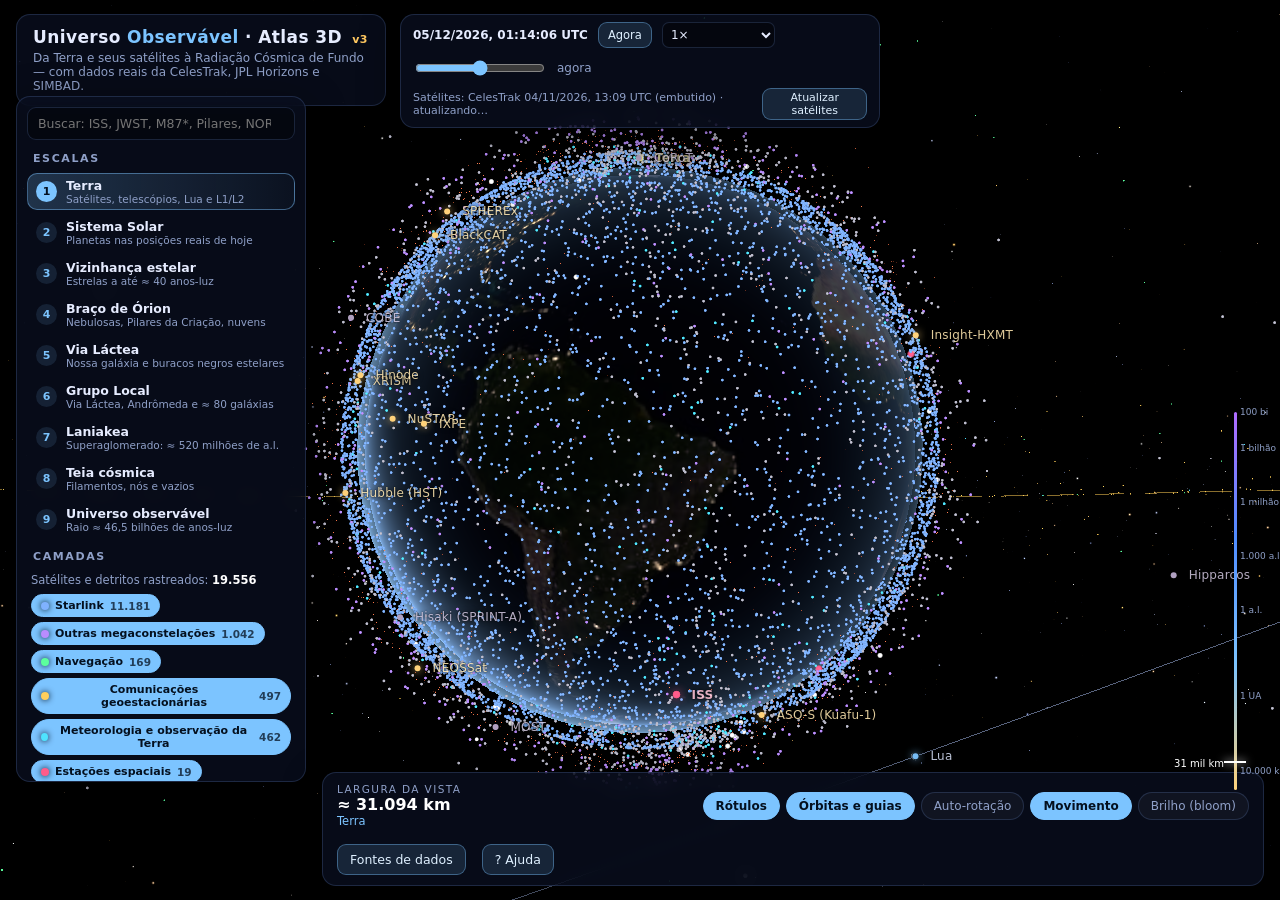
<file: index.html>
<!DOCTYPE html>
<html lang="pt-BR">
<head>
<meta charset="utf-8">
<meta name="viewport" content="width=device-width,initial-scale=1,viewport-fit=cover">
<meta name="description" content="Atlas 3D interativo da Terra ao Universo observável: todos os satélites rastreados (CelesTrak), telescópios espaciais nas posições reais (JPL Horizons), buracos negros, nebulosas e os Pilares da Criação — com fontes citadas.">
<meta name="theme-color" content="#050816">
<link rel="icon" type="image/svg+xml" href="favicon.svg">
<link rel="apple-touch-icon" href="apple-touch-icon.png">
<meta property="og:type" content="website">
<meta property="og:title" content="Universo Observável · Atlas 3D">
<meta property="og:description" content="Atlas 3D interativo da Terra ao Universo observável: todos os satélites rastreados (CelesTrak), telescópios espaciais nas posições reais (JPL Horizons), buracos negros, nebulosas e os Pilares da Criação — com fontes citadas.">
<meta property="og:image" content="og.jpg">
<meta property="og:image:width" content="1200">
<meta property="og:image:height" content="630">
<meta property="og:locale" content="pt_BR">
<meta name="twitter:card" content="summary_large_image">
<meta name="twitter:image" content="og.jpg">
<title>Universo Observável · Atlas 3D v2</title>
<link rel="stylesheet" href="app.css?v=mw2asuuv">
</head>
<body>
<div id="app"></div>
<div id="loading"><div class="s">GERANDO O UNIVERSO…</div></div>
<div id="top" class="panel"><h1>Universo <span>Observável</span><i class="a3" style="font-style:normal"> · Atlas 3D</i> <small>v3</small></h1><p>Da Terra e seus satélites à Radiação Cósmica de Fundo — com dados reais da CelesTrak, JPL Horizons e SIMBAD.</p></div>
<div id="time" class="panel">
  <span id="tDate">—</span>
  <button class="btn sm" id="tNow">Agora</button>
  <select id="tSpeed" title="Velocidade da simulação"></select>
  <input type="range" id="tSlider" min="-30" max="30" step="0.01" value="0" title="Deslocar ±30 dias">
  <span id="tOff">agora</span>
  <div class="stamp"><span id="dataStamp"></span><button class="btn" id="refreshBtn" title="Baixar elementos orbitais atuais da CelesTrak">Atualizar satélites</button></div>
</div>
<div id="scrim"></div>
<div id="side" class="panel">
  <button class="btn" id="sideClose" aria-label="Fechar menu">✕ Fechar</button>
  <div id="searchBox"><input id="search" type="search" placeholder="Buscar: ISS, JWST, M87*, Pilares, NORAD…" autocomplete="off"><div id="results" hidden></div></div>
  <h3>Escalas</h3><div id="levels"></div>
  <h3>Camadas</h3><div id="layers"></div>
  <h3>Objetos nesta escala</h3><div id="objlist"></div>
</div>
<div id="info" class="panel">
  <span class="chip" id="iScale"></span>
  <h2 id="iName"></h2><div class="type" id="iType"></div>
  <div id="iBadge"></div>
  <div id="iThumb"></div>
  <dl id="iRows"></dl>
  <dl id="iLive"></dl>
  <ul id="iFacts"></ul>
  <div id="iNote"></div>
  <div id="iRefs"></div>
  <div class="row"><button class="btn" id="focusBtn">Centralizar</button><button class="btn hot" id="chaseBtn" hidden title="Voa até o objeto e o acompanha de perto, em tamanho real">🎥 Visão da câmera</button><button class="btn" id="closeInfo">Fechar</button></div>
</div>
<div id="chaseBar" class="panel" hidden><span class="ic">🎥</span><span class="t">Seguindo <b class="nm"></b><span class="sub">tamanho real · arraste para girar · role para aproximar</span></span><button class="btn x" title="Sair (Esc)">Sair ✕</button></div>
<div id="bottom" class="panel">
  <button class="btn" id="menuBtn" aria-label="Menu">☰</button>
  <button class="btn" id="lvOut" title="Subir de escala (afastar)" aria-label="Escala maior">−</button>
  <button class="btn" id="lvIn" title="Descer de escala (aproximar)" aria-label="Escala menor">+</button>
  <div id="scale"><span class="k">Largura da vista</span><span id="scaleTxt">—</span><span id="lvlname"></span></div>
  <div id="toggles"></div>
  <button class="btn" id="sourcesBtn">Fontes de dados</button>
  <button class="btn" id="helpBtn">? Ajuda</button>
  <button class="btn" id="optsBtn" aria-label="Opções">⚙</button>
</div>
<div id="opts" class="panel"><div class="h">Opções de exibição</div><div id="optsT"></div><div class="acts"><button class="btn" id="sourcesBtn2">Fontes de dados</button><button class="btn" id="helpBtn2">? Ajuda</button></div><div id="perfNote" style="font-size:11.5px;color:var(--mut);line-height:1.4"></div></div>
<div id="ladder"><div class="bar"></div>
  <div class="tick" style="bottom:4.9%">10.000 km</div><div class="tick" style="bottom:24.8%">1 UA</div><div class="tick" style="bottom:47.6%">1 a.l.</div><div class="tick" style="bottom:61.9%">1.000 a.l.</div>
  <div class="tick" style="bottom:76.2%">1 milhão</div><div class="tick" style="bottom:90.5%">1 bilhão</div><div class="tick" style="bottom:100%">100 bi</div>
  <div id="ladderMark"></div><div id="ladderVal" style="bottom:0"></div>
</div>
<div id="help"><div class="panel">
  <h2>Como navegar</h2>
  <p><b>Arrastar / 1 dedo</b>: girar · <b>Botão direito / 2 dedos</b>: mover · <b>Roda / pinça</b>: zoom.<br>No celular, use <b>−</b> e <b>+</b> na barra inferior (ou continue a pinça no limite do zoom) para trocar de escala; <b>☰</b> abre escalas, busca e camadas; <b>⚙</b> abre opções e fontes.<br>
  Continue girando a roda <b>para fora</b> no limite do zoom para subir de escala; <b>para dentro</b> (perto do centro) para descer.<br>
  <b>Teclas</b>: <kbd>1</kbd>–<kbd>9</kbd> escolhem a escala, <kbd>-</kbd>/<kbd>=</kbd> sobem/descem, <kbd>/</kbd> busca, <kbd>Esc</kbd> limpa a seleção.</p>
  <p><b>Passe o mouse</b> sobre um objeto para destacá-lo e <b>clique</b> para centralizar e ver informações. Na Terra, clique em qualquer ponto para ver o satélite e a órbita dele.</p>
  <p><b>Tempo</b>: o relógio começa no horário atual; use a velocidade e o deslizador (±30 dias) para ver satélites, Lua, telescópios e planetas se moverem.</p>
  <p style="color:var(--mut);font-size:12px">Notas: na escala Terra tudo está em escala real (Terra, Lua, satélites, L1/L2). No Sistema Solar os tamanhos estão exagerados e as distâncias comprimidas (raiz quadrada), mas as direções dos planetas são reais. Os braços da Via Láctea, a teia cósmica e o mapa da CMB são procedurais; buracos negros, nebulosas, galáxias e aglomerados usam coordenadas e distâncias publicadas. Veja “Fontes de dados”. Clique para fechar.</p>
</div></div>
<div id="sources"><div class="panel"><button class="btn x" id="closeSources">Fechar</button><h2>Fontes de dados</h2><div id="sourcesBody"></div></div></div>
<script type="text/plain" id="d-thumbmeta">{
"pilares": {
"title": "File:Pillars of Creation (NIRCam Image).jpg",
"license": "Public domain",
"artist": "SCIENCE: NASA, ESA, CSA, STScI; IMAGE PROCESSING: Joseph DePasquale (STScI), Anton M. Koekemoer (STScI), Alyssa Pagan (STScI)",
"page": "https://commons.wikimedia.org/wiki/File:Pillars_of_Creation_(NIRCam_Image).jpg"
},
"m16": {
"title": "File:Eagle Nebula from ESO.jpg",
"license": "CC BY 4.0",
"artist": "ESO",
"page": "https://commons.wikimedia.org/wiki/File:Eagle_Nebula_from_ESO.jpg"
},
"m42": {
"title": "File:Orion Nebula - Hubble 2006 mosaic 18000.jpg",
"license": "Public domain",
"artist": "NASA, ESA, M. Robberto (Space Telescope Science Institute/ESA) and the Hubble Space Telescope Orion Treasury Project Team",
"page": "https://commons.wikimedia.org/wiki/File:Orion_Nebula_-_Hubble_2006_mosaic_18000.jpg"
},
"carina": {
"title": "File:The spectacular star-forming Carina Nebula imaged by the VLT Survey Telescope.jpg",
"license": "CC BY 4.0",
"artist": "ESO",
"page": "https://commons.wikimedia.org/wiki/File:The_spectacular_star-forming_Carina_Nebula_imaged_by_the_VLT_Survey_Telescope.jpg"
},
"m1": {
"title": "File:Crab Nebula.jpg",
"license": "Public domain",
"artist": "NASA, ESA, J. Hester and A. Loll (Arizona State University)",
"page": "https://commons.wikimedia.org/wiki/File:Crab_Nebula.jpg"
},
"helix": {
"title": "File:The Helix Nebula.jpg",
"license": "CC BY 4.0",
"artist": "ESO/VISTA/J. Emerson",
"page": "https://commons.wikimedia.org/wiki/File:The_Helix_Nebula.jpg"
},
"m57": {
"title": "File:Hubble image of the Ring Nebula (Messier 57).jpg",
"license": "Public domain",
"artist": "NASA, ESA, and C. Robert O’Dell (Vanderbilt University)",
"page": "https://commons.wikimedia.org/wiki/File:Hubble_image_of_the_Ring_Nebula_(Messier_57).jpg"
},
"m8": {
"title": "File:VST images the Lagoon Nebula.jpg",
"license": "CC BY 4.0",
"artist": "ESO/VPHAS+ team",
"page": "https://commons.wikimedia.org/wiki/File:VST_images_the_Lagoon_Nebula.jpg"
},
"m20": {
"title": "File:Trifid Nebula (M20) (gemini0207a).jpg",
"license": "CC BY 4.0",
"artist": "International Gemini Observatory/Ingrid Braul, Southlands Elementary, Vancouver BC",
"page": "https://commons.wikimedia.org/wiki/File:Trifid_Nebula_(M20)_(gemini0207a).jpg"
},
"b33": {
"title": "File:Hubble Sees a Horsehead of a Different Color.jpg",
"license": "CC BY 4.0",
"artist": "NASA/ESA/Hubble Heritage Team",
"page": "https://commons.wikimedia.org/wiki/File:Hubble_Sees_a_Horsehead_of_a_Different_Color.jpg"
},
"tarantula": {
"title": "File:Tarantula Nebula by JWST.jpg",
"license": "Public domain",
"artist": "NASA, ESA, CSA, STScI, Webb ERO Production Team",
"page": "https://commons.wikimedia.org/wiki/File:Tarantula_Nebula_by_JWST.jpg"
},
"rosette": {
"title": "File:Rosette Nebula, NGC 2237 (noao-rosette).jpg",
"license": "CC BY 4.0",
"artist": "N.A.Sharp/NOIRLab/NSF/AURA",
"page": "https://commons.wikimedia.org/wiki/File:Rosette_Nebula,_NGC_2237_(noao-rosette).jpg"
},
"ngc7000": {
"title": "File:North America Nebula.jpg",
"license": "Public domain",
"artist": "NASA/JPL-Caltech",
"page": "https://commons.wikimedia.org/wiki/File:North_America_Nebula.jpg"
},
"veil": {
"title": "File:Ultraviolet image of the Cygnus Loop Nebula crop.jpg",
"license": "Public domain",
"artist": "NASA/JPL-Caltech",
"page": "https://commons.wikimedia.org/wiki/File:Ultraviolet_image_of_the_Cygnus_Loop_Nebula_crop.jpg"
},
"ngc6543": {
"title": "File:NGC6543.jpg",
"license": "Public domain",
"artist": "J.P. Harrington and K.J. Borkowski (University of Maryland), and NASA",
"page": "https://commons.wikimedia.org/wiki/File:NGC6543.jpg"
},
"ngc6302": {
"title": "File:NGC 6302 Hubble 2009.full.jpg",
"license": "Public domain",
"artist": "NASA, ESA and the Hubble SM4 ERO Team",
"page": "https://commons.wikimedia.org/wiki/File:NGC_6302_Hubble_2009.full.jpg"
},
"m17": {
"title": "File:VST image of the spectacular star-forming region Messier 17 (Omega Nebula).jpg",
"license": "CC BY 4.0",
"artist": "ESO/INAF-VST/OmegaCAM. Acknowledgement: OmegaCen/Astro-WISE/Kapteyn Institute",
"page": "https://commons.wikimedia.org/wiki/File:VST_image_of_the_spectacular_star-forming_region_Messier_17_(Omega_Nebula).jpg"
},
"heartsoul": {
"title": "File:Heart and Soul nebulae.jpg",
"license": "Public domain",
"artist": "NASA/JPL-Caltech/UCLA",
"page": "https://commons.wikimedia.org/wiki/File:Heart_and_Soul_nebulae.jpg"
},
"m45": {
"title": "File:Pleiades large.jpg",
"license": "Public domain",
"artist": "NASA, ESA, AURA/Caltech, Palomar Observatory",
"page": "https://commons.wikimedia.org/wiki/File:Pleiades_large.jpg"
},
"b68": {
"title": "File:Barnard 68 (eso0102a).tif",
"license": "CC BY 4.0",
"artist": "European Southern Observatory (ESO)",
"page": "https://commons.wikimedia.org/wiki/File:Barnard_68_(eso0102a).tif"
},
"bok": {
"title": "File:Bok globules in IC2944.jpg",
"license": "Public domain",
"artist": "NASA and The Hubble Heritage Team (STScI/AURA)",
"page": "https://commons.wikimedia.org/wiki/File:Bok_globules_in_IC2944.jpg"
},
"lmc": {
"title": "File:Large Magellanic Cloud.jpg",
"license": "Public domain",
"artist": "ESA/NASA/JPL-Caltech/STScI",
"page": "https://commons.wikimedia.org/wiki/File:Large_Magellanic_Cloud.jpg"
},
"smc": {
"title": "File:Small Magellanic Cloud (ground-based image) (heic0603d).jpg",
"license": "Public domain",
"artist": "ESA/Hubble and Digitized Sky Survey 2. Acknowledgements: Davide De Martin",
"page": "https://commons.wikimedia.org/wiki/File:Small_Magellanic_Cloud_(ground-based_image)_(heic0603d).jpg"
},
"fermi": {
"title": "File:Fermi discovers giant gamma-ray bubbles in the Milky Way (5161800961).jpg",
"license": "Public domain",
"artist": "NASA Goddard Space Flight Center from Greenbelt, MD, USA",
"page": "https://commons.wikimedia.org/wiki/File:Fermi_discovers_giant_gamma-ray_bubbles_in_the_Milky_Way_(5161800961).jpg"
},
"m87bh": {
"title": "File:Black hole - Messier 87.jpg",
"license": "CC BY 4.0",
"artist": "Event Horizon Telescope",
"page": "https://commons.wikimedia.org/wiki/File:Black_hole_-_Messier_87.jpg"
},
"sgrabh": {
"title": "File:A view of the Milky Way supermassive black hole Sagittarius A* in polarised light (eso2406a).jpg",
"license": "CC BY 4.0",
"artist": "EHT Collaboration",
"page": "https://commons.wikimedia.org/wiki/File:A_view_of_the_Milky_Way_supermassive_black_hole_Sagittarius_A*_in_polarised_light_(eso2406a).jpg"
},
"cygx1": {
"title": "File:Chandra image of Cygnus X-1.jpg",
"license": "Public domain",
"artist": "NASA's Chandra X-ray Observatory; Credits: NASA/CXC",
"page": "https://commons.wikimedia.org/wiki/File:Chandra_image_of_Cygnus_X-1.jpg"
},
"oriona": {
"title": "File:Herschel’s view of a molecular cloud ESA384010.jpg",
"license": "CC BY-SA 3.0 igo",
"artist": "European Space Agency",
"page": "https://commons.wikimedia.org/wiki/File:Herschel%E2%80%99s_view_of_a_molecular_cloud_ESA384010.jpg"
},
"taurus": {
"title": "File:Part of the Taurus Molecular Cloud.jpg",
"license": "CC BY 3.0",
"artist": "ESO/APEX (MPIfR/ESO/OSO)/A. Hacar et al./Digitized Sky Survey 2. Acknowledgment: Davide De Martin.",
"page": "https://commons.wikimedia.org/wiki/File:Part_of_the_Taurus_Molecular_Cloud.jpg"
},
"perseus": {
"title": "File:NGC 1333 Champions League.jpg",
"license": "CC BY 4.0",
"artist": "ESA/Hubble &amp; NASA, K. Stapelfeldt",
"page": "https://commons.wikimedia.org/wiki/File:NGC_1333_Champions_League.jpg"
},
"m31": {
"title": "File:Andromeda galaxy.jpg",
"license": "Public domain",
"artist": "NASA/JPL/California Institute of Technology",
"page": "https://commons.wikimedia.org/wiki/File:Andromeda_galaxy.jpg"
},
"cena": {
"title": "File:Black Hole Outflows From Centaurus A.jpg",
"license": "CC BY 4.0",
"artist": "ESO/WFI (Optical); MPIfR/ESO/APEX/A.Weiss et al. (Submillimetre); NASA/CXC/CfA/R.Kraft et al. (X-ray)",
"page": "https://commons.wikimedia.org/wiki/File:Black_Hole_Outflows_From_Centaurus_A.jpg"
},
"gaiabh": {
"title": "File:Artist’s impression of the system with the most massive stellar black hole in our galaxy (eso2408a).jpg",
"license": "CC BY 4.0",
"artist": "ESO/L. Calçada",
"page": "https://commons.wikimedia.org/wiki/File:Artist%E2%80%99s_impression_of_the_system_with_the_most_massive_stellar_black_hole_in_our_galaxy_(eso2408a).jpg"
}
}</script>
<script type="text/plain" id="d-texmeta">{"day": {"title": "File:Land shallow topo 2048.jpg", "url": "https://upload.wikimedia.org/wikipedia/commons/9/91/Land_shallow_topo_2048.jpg?utm_source=commons.wikimedia.org&utm_campaign=imageinfo&utm_content=original", "thumb": "https://thumb.wikimedia.org/wikipedia/commons/thumb/9/91/Land_shallow_topo_2048.jpg/3840px-Land_shallow_topo_2048.jpg?utm_source=commons.wikimedia.org&utm_campaign=imageinfo&utm_content=thumbnail", "w": 21600, "h": 10800, "license": "Public domain", "artist": "Reto Stöckli/NASA GSFC (land surface, shallow water, clouds); Robert Simmon (ocean color, compositing, 3D globes, animation); MODIS Land Group; MODIS Science Data Support Team; MODIS Atmosphere Group;", "credit": "https://visibleearth.nasa.gov/view.php?id=57752 (image link)", "desc": "This spectacular “blue marble” image is the most detailed true-color image of the entire Earth to date. Using a collection of satellite-based observations, scientists and visualizers stitched together", "page": "https://commons.wikimedia.org/wiki/File:Land_shallow_topo_2048.jpg"}, "night": {"title": "File:BlackMarble20161km.jpg", "url": "https://upload.wikimedia.org/wikipedia/commons/a/af/BlackMarble20161km.jpg?utm_source=commons.wikimedia.org&utm_campaign=imageinfo&utm_content=original", "thumb": "https://thumb.wikimedia.org/wikipedia/commons/thumb/a/af/BlackMarble20161km.jpg/3840px-BlackMarble20161km.jpg?utm_source=commons.wikimedia.org&utm_campaign=imageinfo&utm_content=thumbnail", "w": 43200, "h": 21600, "license": "Public domain", "artist": "NASA Earth Observatory images by Joshua Stevens, using Suomi NPP VIIRS data from Miguel Román, NASA's Goddard Space Flight Center", "credit": "NASA https://www.nasa.gov/feature/goddard/2017/new-night-lights-maps-open-up-possible-real-time-applications (image link)", "desc": "This composite image shows Earth's night lights as observed in 2016. The compositing technique selected the best cloud-free nights in each month over each land mass. The team has also reprocessed 2012", "page": "https://commons.wikimedia.org/wiki/File:BlackMarble20161km.jpg"}, "clouds": {"title": "File:Solarsystemscope texture 2k earth clouds.jpg", "url": "https://upload.wikimedia.org/wikipedia/commons/e/ed/Solarsystemscope_texture_2k_earth_clouds.jpg?utm_source=commons.wikimedia.org&utm_campaign=imageinfo&utm_content=original", "thumb": null, "w": 2048, "h": 1024, "license": "CC BY 4.0", "artist": "Solar System Scope", "credit": "http://solarsystemscope.com/textures", "desc": "Equirectangular projection of a sample atmosphere of Earth based on NASA elevation and imagery data with colours slightly more saturated and gaps filled with similar fictional terrain.", "page": "https://commons.wikimedia.org/wiki/File:Solarsystemscope_texture_2k_earth_clouds.jpg"}}</script>
<script>window.__UV2_VER="mw2asuuv"</script>
<script src="app.js?v=mw2asuuv" defer></script>
<noscript><p style="position:fixed;inset:0;display:grid;place-items:center;color:#fff">Ative o JavaScript para ver o atlas.</p></noscript>
</body>
</html>
</file>
<file: app.css>
:root{--bg:#02030a;--panel:rgba(10,16,34,.72);--line:rgba(130,170,255,.18);--txt:#e6ecff;--mut:#8fa0c8;--acc:#7cc4ff;--gold:#ffc860}
*{box-sizing:border-box}html,body{margin:0;height:100%;background:var(--bg);color:var(--txt);font-family:"Inter","Segoe UI",system-ui,-apple-system,Roboto,sans-serif;overflow:hidden}
#app{position:fixed;inset:0}#app canvas{display:block}
.labels{position:absolute;inset:0;pointer-events:auto}
.lbl{display:flex;align-items:center;gap:6px;pointer-events:auto;cursor:pointer;white-space:nowrap;font-size:12px;letter-spacing:.2px;color:#dfe8ff;text-shadow:0 0 6px #000,0 0 2px #000;padding:2px 6px 2px 0;transition:color .2s,transform .2s;user-select:none}
.lbl .dot{width:6px;height:6px;border-radius:50%;background:var(--acc);box-shadow:0 0 8px var(--acc);flex:none;margin-left:-3px}
.lbl .txt{opacity:.88;padding:1px 6px;border-radius:6px;transition:background .2s}
.lbl.small{font-size:10.5px}.lbl.small .dot{width:4px;height:4px;margin-left:-2px}
.lbl.arm{font-size:13px;font-style:italic;color:#bcd2ff}.lbl.arm .dot{background:#9fb0ff}
.lbl.here .dot{background:#fff27a;box-shadow:0 0 10px #fff27a}.lbl.here .txt{color:#fff6b0;font-weight:600}
.lbl.container{font-size:15px;font-weight:600;letter-spacing:1.5px;text-transform:uppercase;color:#a9c3ff}.lbl.container .dot{display:none}
.lbl.hover .txt{background:rgba(124,196,255,.22);opacity:1;color:#fff}.lbl.hover .dot{transform:scale(1.6)}
.lbl.selected .txt{background:rgba(255,200,96,.25);color:#fff;opacity:1}.lbl.selected .dot{background:var(--gold);box-shadow:0 0 12px var(--gold)}
.tag{font-size:10.5px;color:#7f9ad8;opacity:.8;pointer-events:none;text-shadow:0 0 4px #000;white-space:nowrap}.tag.dir{color:#9fb6ee;font-style:italic}.tag.dist{color:#ffd59a}
body.nolabels .lbl,body.nolabels .tag{visibility:hidden}
body.nolabels .lbl.selected{visibility:visible}
.panel{position:fixed;background:var(--panel);backdrop-filter:blur(10px);-webkit-backdrop-filter:blur(10px);border:1px solid var(--line);border-radius:14px;box-shadow:0 10px 40px rgba(0,0,0,.45)}
#top{left:16px;top:14px;padding:12px 16px;max-width:380px}
#top h1{margin:0;font-size:17px;font-weight:700;letter-spacing:.4px}#top h1 span{color:var(--acc)}
#top p{margin:4px 0 0;color:var(--mut);font-size:12px}
#side{left:16px;top:96px;bottom:118px;width:290px;display:flex;flex-direction:column;padding:10px;gap:8px}
#side h3{margin:4px 6px;font-size:11px;letter-spacing:1.6px;text-transform:uppercase;color:var(--mut);font-weight:600}
#levels{display:flex;flex-direction:column;gap:4px}
.lvl{display:flex;gap:10px;align-items:center;text-align:left;background:transparent;border:1px solid transparent;color:var(--txt);padding:7px 8px;border-radius:10px;cursor:pointer;transition:.2s;font:inherit}
.lvl:hover{background:rgba(124,196,255,.08);border-color:var(--line)}
.lvl .n{width:24px;height:24px;border-radius:50%;display:grid;place-items:center;font-size:12px;font-weight:700;background:rgba(124,196,255,.12);color:var(--acc);flex:none}
.lvl .t{display:flex;flex-direction:column}.lvl b{font-size:13px;font-weight:600}.lvl small{font-size:11px;color:var(--mut)}
.lvl.on{background:linear-gradient(90deg,rgba(124,196,255,.22),rgba(124,196,255,.04));border-color:rgba(124,196,255,.45)}
.lvl.on .n{background:var(--acc);color:#04101f}
#objlist{overflow:auto;display:flex;flex-wrap:wrap;gap:5px;padding:2px 4px;min-height:40px}
.obj{background:rgba(255,255,255,.05);border:1px solid var(--line);color:#cfdaff;border-radius:999px;padding:4px 10px;font-size:11.5px;cursor:pointer;font:inherit;font-size:11.5px}
.obj:hover{background:rgba(124,196,255,.2);color:#fff}
#info{right:16px;top:14px;width:350px;max-height:calc(100% - 140px);overflow:auto;padding:16px 18px;transform:translateX(120%);opacity:0;transition:.35s cubic-bezier(.2,.8,.2,1)}
#info.show{transform:none;opacity:1}
#info .chip{display:inline-block;font-size:11px;color:#04101f;background:var(--acc);padding:2px 9px;border-radius:999px;font-weight:600;margin-bottom:6px}
#info h2{margin:2px 0 4px;font-size:21px}#info .type{color:var(--gold);font-size:13px;margin-bottom:10px}
#info dl{display:grid;grid-template-columns:auto 1fr;gap:6px 12px;margin:0 0 10px;font-size:13px}#info dt{color:var(--mut)}#info dd{margin:0}
#info ul{margin:0;padding-left:18px;font-size:13px;line-height:1.5;color:#d6def7}#info li{margin-bottom:5px}
#info .row{display:flex;gap:8px;margin-top:12px}
.btn{background:rgba(124,196,255,.14);border:1px solid rgba(124,196,255,.4);color:#dff0ff;border-radius:9px;padding:7px 12px;cursor:pointer;font:inherit;font-size:12.5px}
.btn:hover{background:rgba(124,196,255,.3)}
#bottom{left:322px;right:16px;bottom:14px;padding:10px 14px;display:flex;align-items:center;gap:16px;flex-wrap:wrap}
#scale{display:flex;flex-direction:column;min-width:230px}#scale .k{font-size:10.5px;letter-spacing:1.4px;text-transform:uppercase;color:var(--mut)}
#scaleTxt{font-size:16px;font-weight:600;color:#fff}#scaleTxt em{font-size:11px;color:var(--mut);font-style:normal;font-weight:400}
#lvlname{font-size:11.5px;color:var(--acc)}
#toggles{display:flex;gap:6px;flex-wrap:wrap;margin-left:auto}
.tg{background:rgba(255,255,255,.04);border:1px solid var(--line);color:var(--mut);border-radius:999px;padding:6px 12px;font:inherit;font-size:12px;cursor:pointer;transition:.2s}
.tg.on{color:#04101f;background:var(--acc);border-color:var(--acc);font-weight:600}
#ladder{position:fixed;right:22px;bottom:110px;height:42vh;width:46px;display:flex;justify-content:center}
#ladder .bar{position:absolute;top:0;bottom:0;width:3px;border-radius:3px;background:linear-gradient(#b06cff,#4f8cff,#7cc4ff,#ffd27a)}
#ladder .tick{position:absolute;left:28px;font-size:9.5px;color:var(--mut);transform:translateY(50%);white-space:nowrap}
#ladderMark{position:absolute;left:12px;width:22px;height:2px;background:#fff;box-shadow:0 0 8px #fff;transition:bottom .1s}
#ladderVal{position:absolute;right:34px;font-size:10px;color:#fff;white-space:nowrap;transform:translateY(50%)}
#ladderMark + #ladderVal{}
#help{position:fixed;inset:0;display:none;place-items:center;background:rgba(0,0,0,.55);z-index:50}
#help.show{display:grid}#help .panel{position:relative;max-width:520px;padding:20px 24px;font-size:13.5px;line-height:1.6}
#help h2{margin-top:0}#help kbd{background:#1b2547;border:1px solid #33427a;border-radius:4px;padding:0 5px;font-size:12px}
#loading{position:fixed;inset:0;display:grid;place-items:center;background:#02030a;z-index:100;transition:opacity .8s}
body.ready #loading{opacity:0;pointer-events:none}
#loading .s{font-size:14px;color:var(--mut);letter-spacing:2px}
#menuBtn{display:none}
/* ── v2 ── */
#top{max-width:370px}#top h1 small{font-size:11px;color:var(--gold);margin-left:4px;font-weight:600}
#side{overflow:auto;gap:6px;scrollbar-width:thin}
#side h3{margin:6px 6px 2px}
.lvl{padding:4px 8px;gap:9px}.lvl .n{width:21px;height:21px;font-size:11px}.lvl b{font-size:12.5px}.lvl small{font-size:10.5px}
#searchBox{position:relative}
#search{width:100%;background:rgba(0,0,0,.35);border:1px solid var(--line);border-radius:9px;color:var(--txt);padding:8px 10px;font:inherit;font-size:12.5px;outline:none}
#search:focus{border-color:var(--acc)}
#results{position:absolute;left:0;right:0;top:100%;margin-top:4px;background:rgba(8,12,28,.97);border:1px solid var(--line);border-radius:10px;z-index:20;max-height:50vh;overflow:auto;padding:4px}
#results button{display:block;width:100%;text-align:left;background:none;border:0;color:var(--txt);font:inherit;font-size:12.5px;padding:6px 8px;border-radius:7px;cursor:pointer}
#results button:hover{background:rgba(124,196,255,.18)}#results small{display:block;color:var(--mut);font-size:10.5px}
#results .none{padding:8px;color:var(--mut);font-size:12px}
#layers{display:flex;flex-wrap:wrap;gap:5px;padding:0 4px}
#layers .sub{width:100%;font-size:11.5px;color:var(--mut);margin:2px 0}
#layers .sub b{color:#fff}
.tg.lay{padding:4px 9px;font-size:11px;display:inline-flex;align-items:center;gap:6px}
.tg.lay i{width:8px;height:8px;border-radius:50%;display:inline-block;box-shadow:0 0 6px currentColor}
.tg.lay .ct{opacity:.75;font-size:10.5px}
#layers .acts{display:flex;flex-wrap:wrap;gap:5px;width:100%;margin-top:4px}
.btn.sm{padding:5px 9px;font-size:11.5px}
.obj.tel{border-color:rgba(255,210,122,.45)}.obj.bh{border-color:rgba(255,140,60,.5)}.obj.neb{border-color:rgba(255,120,170,.45)}
.obj.planned{border-style:dashed;color:#ffd59a}
#time{left:50%;transform:translateX(-50%);top:14px;padding:7px 12px;display:flex;align-items:center;gap:10px;flex-wrap:wrap;max-width:calc(100% - 800px);min-width:420px;font-size:12px}
#time #tDate{font-weight:600;font-variant-numeric:tabular-nums;min-width:150px}
#time select{background:rgba(0,0,0,.4);color:var(--txt);border:1px solid var(--line);border-radius:7px;padding:4px;font:inherit;font-size:12px}
#time input[type=range]{width:130px;accent-color:var(--acc)}
#time #tOff{color:var(--mut);min-width:58px}
#time .stamp{width:100%;display:flex;gap:8px;align-items:center;font-size:11px;color:var(--mut)}
#time .stamp .btn{padding:2px 8px;font-size:11px}
.mut{color:var(--mut)}.ok{color:#5cff9d}.warn{color:#ffb35c}
#info{top:14px;width:360px}
#info .badge{display:inline-block;font-size:11px;background:rgba(255,179,92,.18);color:#ffcf8a;border:1px solid rgba(255,179,92,.45);padding:2px 8px;border-radius:999px;margin:0 0 8px}
#info figure.thumb{margin:0 0 10px}#info figure.thumb img{width:100%;max-height:200px;object-fit:cover;border-radius:10px;display:block}
#info figcaption{font-size:10px;color:var(--mut);margin-top:4px;line-height:1.35}
#info a{color:var(--acc)}#info .src{font-size:10.5px;color:var(--mut)}
#info dl{margin-bottom:8px}#iLive:empty{display:none}#iLive{border-top:1px dashed var(--line);padding-top:6px}
#iNote{font-size:11.5px;color:var(--mut);margin-top:8px}#iNote:empty{display:none}
#iRefs{font-size:11.5px;margin-top:10px;line-height:1.55}#iRefs b{display:block;font-size:10.5px;letter-spacing:1.2px;text-transform:uppercase;color:var(--mut)}
.st.ok{color:#5cff9d}.st.off{color:#b8b8c8}.st.warn{color:#ffcf5c}
.lbl.tel .dot{background:#ffd27a;box-shadow:0 0 8px #ffd27a}.lbl.tel .txt{color:#ffe7b0}
.lbl.tel.retired .dot{background:#b0a0c0;box-shadow:none}.lbl.tel.retired .txt{color:#cfc4dc}
.lbl.station .dot{background:#ff5c8a;box-shadow:0 0 10px #ff5c8a}.lbl.station .txt{color:#ffc2d4;font-weight:600}
.lbl.bh .dot{background:#000;border:2px solid #ff9a40;box-shadow:0 0 8px #ff7a20;width:8px;height:8px}.lbl.bh .txt{color:#ffd0a8}
.lbl.neb .dot{background:#ff7fb0;box-shadow:0 0 8px #ff7fb0}.lbl.cloud .dot{background:#9a8cff;box-shadow:0 0 8px #9a8cff}
.lbl.struct .dot{background:#7fe0c0;box-shadow:0 0 8px #7fe0c0}.lbl.struct .txt{color:#c4f5e4;font-style:italic}
.lbl.lagr .dot{background:#9fd8ff}.lbl.sun .dot{background:#fff0a0;box-shadow:0 0 10px #fff0a0}
#sources{position:fixed;inset:0;display:none;place-items:center;background:rgba(0,0,0,.6);z-index:60}
#sources.show{display:grid}
#sources .panel{position:relative;width:min(1000px,94vw);max-height:86vh;overflow:auto;padding:18px 22px;font-size:12.5px;line-height:1.5}
#sources h2{margin:0 0 10px}#sources h3{margin:16px 0 6px;font-size:13px}
#sources table{width:100%;border-collapse:collapse}#sources th,#sources td{border-bottom:1px solid var(--line);padding:6px 8px;text-align:left;vertical-align:top}
#sources th{color:var(--mut);font-weight:600;font-size:11px;text-transform:uppercase;letter-spacing:1px}
#sources small{color:var(--mut)}#sources a{color:var(--acc)}
#sources ul.thumbs{columns:2;font-size:11.5px;padding-left:18px}#sources ul.thumbs li{break-inside:avoid;margin-bottom:3px}
#sources .x{position:absolute;right:14px;top:12px}
#ladder .tick{font-size:9px}

body.info-open #ladder{opacity:0;pointer-events:none;transition:opacity .3s}

/* v3: visão da câmera (seguir satélite) */
.btn.hot{background:rgba(255,200,96,.16);border-color:rgba(255,200,96,.55);color:#ffe2a8}
#chaseBar{position:fixed;left:50%;top:14px;transform:translateX(-50%);display:flex;align-items:center;gap:10px;padding:8px 10px 8px 14px;z-index:30;max-width:calc(100vw - 24px)}
#chaseBar[hidden]{display:none}
#chaseBar .t{display:flex;flex-direction:column;line-height:1.2;font-size:13px;min-width:0}
#chaseBar .t b{white-space:nowrap;overflow:hidden;text-overflow:ellipsis}
#chaseBar .sub{font-size:11px;opacity:.7}
body.chase .lbl,body.chase .labels>*{visibility:hidden!important}
body.chase .panel:not(#chaseBar),body.chase #info{opacity:0!important;pointer-events:none!important;transition:opacity .4s}
body.chase .labels{pointer-events:auto}
#info{transition:opacity .4s}
/* ── responsivo (v2) ── */
#sideClose,#optsBtn,#lvOut,#lvIn,#scrim,#opts{display:none}
#opts .h{font-size:11px;letter-spacing:1.6px;text-transform:uppercase;color:var(--mut);font-weight:600}
#info figure.loading .ph{height:120px;border-radius:10px;background:rgba(255,255,255,.04);display:grid;place-items:center;color:var(--mut);font-size:12px}
@media (max-width:1250px) and (min-width:821px) and (min-height:561px){
  #time{left:400px;transform:none;max-width:none;right:auto;min-width:0}
  body.info-open #time{right:390px}
}
/* telas compactas: celulares (retrato e paisagem) e tablets pequenos */
@media (max-width:820px),(max-height:560px){
  :root{--safeT:env(safe-area-inset-top,0px);--safeB:env(safe-area-inset-bottom,0px);--safeL:env(safe-area-inset-left,0px);--safeR:env(safe-area-inset-right,0px)}
  .panel{border-radius:12px}
  #top{left:calc(8px + var(--safeL));top:calc(8px + var(--safeT));right:auto;max-width:none;padding:7px 11px}
  #top h1{font-size:14px;margin:0}#top p{display:none}
  #time{left:auto;right:calc(8px + var(--safeR));top:calc(8px + var(--safeT));transform:none;min-width:0;max-width:calc(100% - 210px - var(--safeL) - var(--safeR));padding:5px 8px;gap:6px;font-size:11px}
  #time #tDate{min-width:0;font-size:11px;cursor:pointer;text-decoration:underline dotted rgba(255,255,255,.35)}
  #time #tSlider,#time #tOff,#time .stamp{display:none}
  body.time-open #time{left:calc(8px + var(--safeL));max-width:none}
  body.time-open #time #tSlider{display:block;flex:1;min-width:120px;width:auto}
  body.time-open #time #tOff{display:inline}
  body.time-open #time .stamp{display:flex;flex-wrap:wrap}
  #time select,#time .btn{font-size:11px;padding:4px 6px}
  /* gaveta lateral */
  #side{top:0;bottom:0;left:0;width:min(86vw,340px);max-height:none;border-radius:0 14px 14px 0;padding:calc(10px + var(--safeT)) 10px calc(10px + var(--safeB)) calc(10px + var(--safeL));transform:translateX(-105%);transition:transform .3s cubic-bezier(.2,.8,.2,1);z-index:40}
  body.menu-open #side{transform:none}
  #sideClose{display:block;align-self:flex-end;padding:4px 10px;flex:none}
  #scrim{position:fixed;inset:0;background:rgba(0,0,0,.45);z-index:35}
  body.menu-open #scrim{display:block}
  /* barra inferior */
  #bottom{left:calc(8px + var(--safeL));right:calc(8px + var(--safeR));bottom:calc(8px + var(--safeB));padding:6px 8px;gap:6px;flex-wrap:nowrap;align-items:center}
  #menuBtn,#optsBtn,#lvOut,#lvIn{display:inline-block;flex:none;padding:8px 10px;min-width:38px}
  #scale{min-width:0;flex:1;overflow:hidden}#scale .k{display:none}#scaleTxt{font-size:13px;white-space:nowrap}#scaleTxt em{display:none}#lvlname{font-size:11px;white-space:nowrap;overflow:hidden;text-overflow:ellipsis;display:block}
  #opts{position:fixed;left:calc(8px + var(--safeL));right:calc(8px + var(--safeR));bottom:calc(64px + var(--safeB));padding:10px 12px;z-index:30;display:none;flex-direction:column;gap:8px;max-height:60vh;overflow:auto}
  body.opts-open #opts{display:flex}
  #opts #toggles{margin:0}
  #bottom #sourcesBtn,#bottom #helpBtn{display:none}
  #top .a3,#top small{display:none}
  #opts .acts{display:flex;gap:8px;flex-wrap:wrap}
  .tg,.btn{min-height:34px}
  .tg.lay{min-height:30px}
  #ladder{display:none}
  /* cartão: folha inferior */
  #info{left:0;right:0;bottom:0;top:auto;width:auto;max-height:58vh;border-radius:16px 16px 0 0;padding:14px 16px calc(14px + var(--safeB));transform:translateY(110%);z-index:45}
  #info.show{transform:none}
  #info::before{content:"";display:block;width:42px;height:4px;border-radius:2px;background:rgba(255,255,255,.25);margin:-4px auto 10px}
  #info h2{font-size:18px}#info dl{font-size:12.5px}#info ul{font-size:12.5px}
  #info figure.thumb img{max-height:150px}
  #info .row{position:sticky;bottom:-14px;background:linear-gradient(transparent,rgba(8,12,28,.95) 35%);padding:8px 0 4px;margin-top:6px}
  .lbl .txt{font-size:10.5px}
  #help .panel{max-width:92vw;max-height:84vh;overflow:auto;font-size:13px;padding:16px}
  #sources .panel{width:100vw;max-height:100%;height:100%;border-radius:0;padding:calc(14px + var(--safeT)) 14px calc(14px + var(--safeB))}
  #sources table,#sources tbody,#sources tr,#sources td{display:block;width:100%}
  #sources thead{display:none}
  #sources tr{border:1px solid var(--line);border-radius:10px;padding:6px 8px;margin-bottom:8px}
  #sources td{border:0;padding:3px 0}
  #sources td[data-l]::before{content:attr(data-l) ": ";color:var(--mut);font-size:10.5px;text-transform:uppercase;letter-spacing:.8px}
  #sources ul.thumbs{columns:1}
  #results{max-height:60vh}
}
/* paisagem em celular: cartão vira painel lateral à direita */
@media (max-height:560px) and (orientation:landscape){
  #info{left:auto;right:calc(8px + var(--safeR));top:8px;bottom:8px;width:min(46vw,380px);max-height:none;border-radius:14px;transform:translateX(110%)}
  #info::before{display:none}
  body.info-open #time{display:none}
  #opts{bottom:calc(56px + var(--safeB));left:auto;width:min(60vw,420px)}
  #info figure.thumb img{max-height:110px}
}
/* tablets em retrato */
@media (min-width:600px) and (max-width:820px) and (min-height:561px){
  #info{left:auto;right:12px;bottom:12px;width:min(420px,60vw);max-height:62vh;border-radius:16px}
  #side{width:340px}
}
</file>
